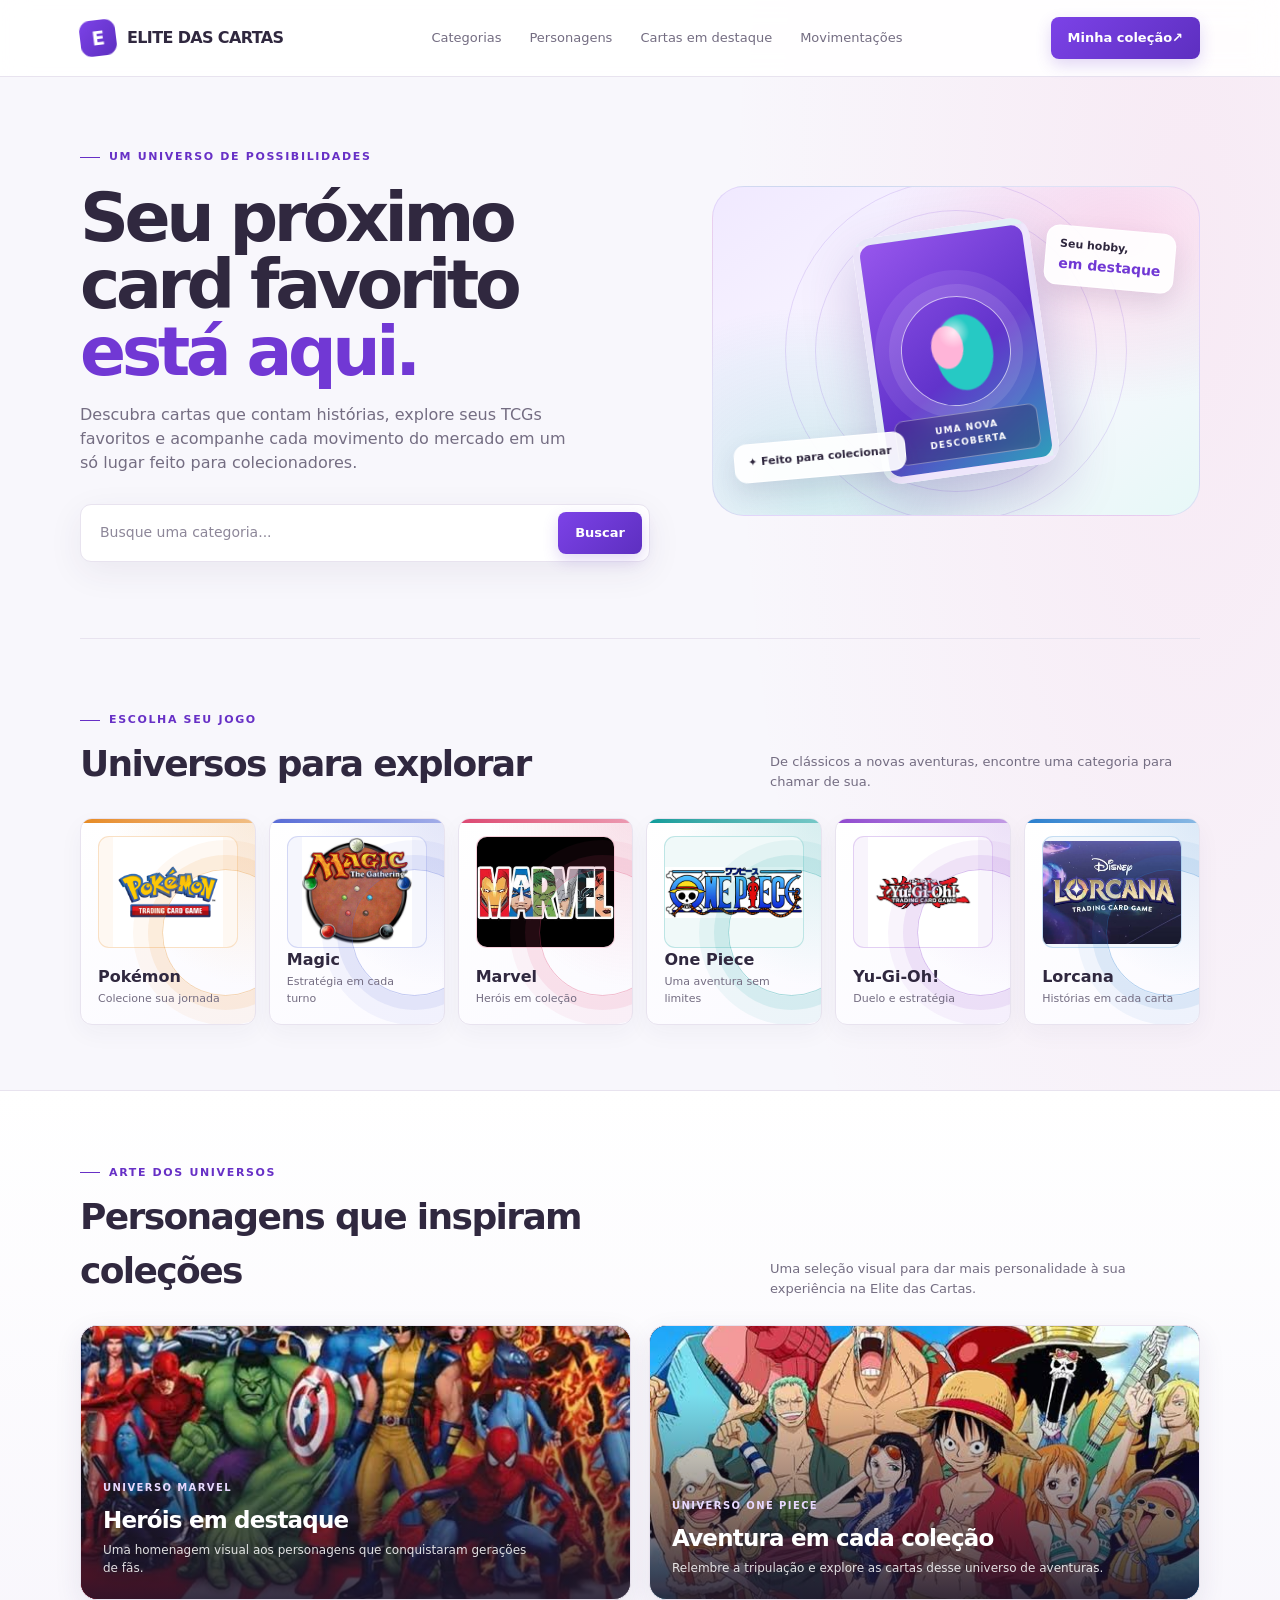
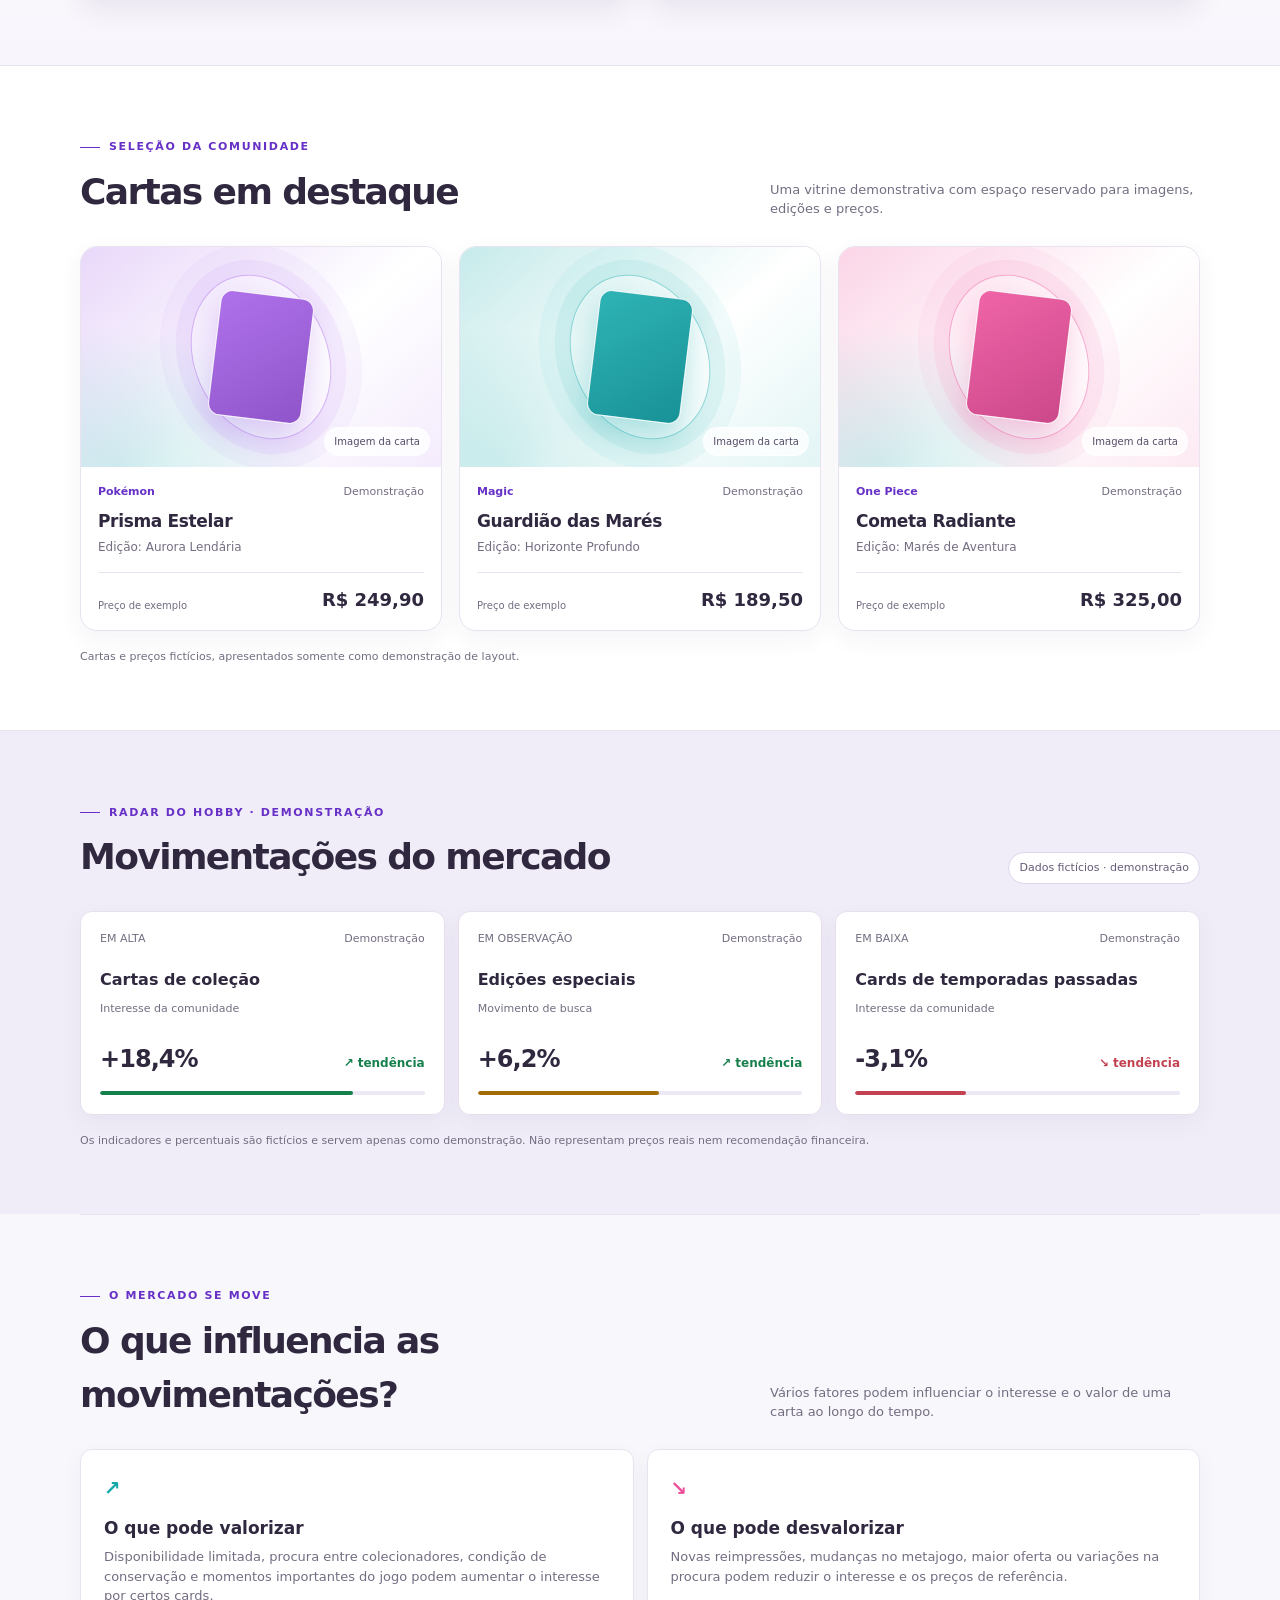
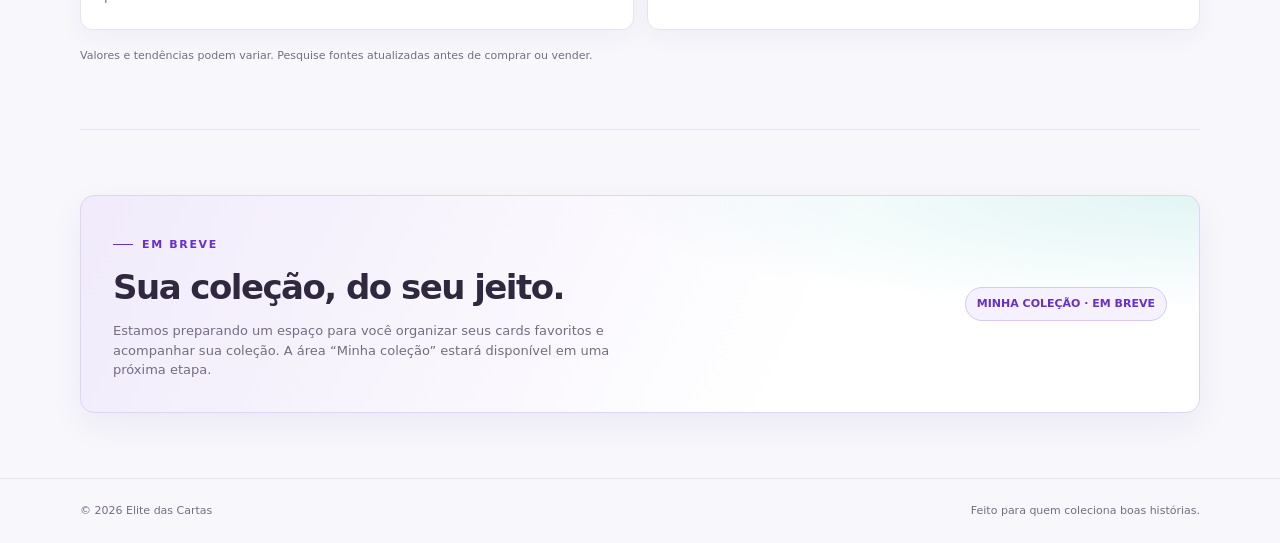
<file: index.html>
<!DOCTYPE html>
<html lang="pt-BR">
<head>
  <meta charset="UTF-8">
  <meta name="viewport" content="width=device-width, initial-scale=1.0">
  <meta name="theme-color" content="#f8f7fc">
  <meta name="description" content="Descubra cartas colecionáveis, acompanhe tendências de mercado e explore seu próximo card favorito na Elite das Cartas.">
  <title>Elite das Cartas | Seu universo de cards</title>
  <style>
    :root {
      color-scheme: light;
      --bg: #f8f7fc;
      --surface: #ffffff;
      --surface-light: #ece8f5;
      --text: #30283f;
      --muted: #746d82;
      --accent: #7138d4;
      --line: #e8e3ef;
      --turquoise: #12a9aa;
      --pink: #ed4f9b;
    }

    * { box-sizing: border-box; }

    html { scroll-behavior: smooth; }

    body {
      margin: 0;
      background:
        radial-gradient(ellipse at 93% 7%, rgba(237, 79, 155, .08), transparent 29rem),
        var(--bg);
      color: var(--text);
      font-family: Inter, ui-sans-serif, system-ui, -apple-system, BlinkMacSystemFont, "Segoe UI", sans-serif;
      line-height: 1.5;
    }

    a { color: inherit; text-decoration: none; }
    button, input { font: inherit; }
    .container { width: min(1120px, calc(100% - 40px)); margin: 0 auto; }

    .site-header {
      border-bottom: 1px solid var(--line);
      background: rgba(255, 255, 255, .9);
      backdrop-filter: blur(14px);
    }

    .nav {
      min-height: 76px;
      display: flex;
      align-items: center;
      justify-content: space-between;
      gap: 28px;
    }

    .brand { display: inline-flex; align-items: center; gap: 11px; font-weight: 800; letter-spacing: -.04em; }
    .brand-mark {
      width: 36px;
      height: 36px;
      display: grid;
      place-items: center;
      border-radius: 11px;
      background: linear-gradient(135deg, #7c42e7, #5d2fc0);
      color: #ffffff;
      font-size: 19px;
      transform: rotate(-7deg);
    }

    .brand-name { font-size: 16px; }
    .nav-links { display: flex; align-items: center; gap: 28px; color: var(--muted); font-size: 13px; }
    .nav-links a:hover, .nav-links a:focus-visible { color: var(--accent); }
    .nav-cta, .button {
      display: inline-flex;
      align-items: center;
      justify-content: center;
      min-height: 42px;
      padding: 0 17px;
      border: 0;
      border-radius: 8px;
      background: linear-gradient(135deg, #7c42e7, #5d2fc0);
      color: #ffffff;
      font-size: 13px;
      font-weight: 750;
      box-shadow: 0 6px 16px rgba(104, 54, 202, .2);
      transition: transform .2s ease, box-shadow .2s ease;
    }
    .nav-cta:hover, .button:hover { transform: translateY(-2px); box-shadow: 0 9px 22px rgba(104, 54, 202, .28); }

    .hero {
      min-height: 475px;
      display: grid;
      grid-template-columns: minmax(0, 1.1fr) minmax(280px, .9fr);
      align-items: center;
      gap: 36px;
      padding: 64px 0 76px;
    }
    .eyebrow {
      display: inline-flex;
      align-items: center;
      gap: 9px;
      color: #6730c6;
      font-size: 11px;
      font-weight: 800;
      letter-spacing: .15em;
      text-transform: uppercase;
    }
    .eyebrow::before { width: 20px; height: 1px; background: currentColor; content: ""; }
    h1, h2, h3, p { margin-top: 0; }
    h1 {
      max-width: 680px;
      margin: 18px 0 17px;
      font-size: clamp(42px, 6vw, 68px);
      line-height: .99;
      letter-spacing: -.065em;
    }
    h1 span { color: #7138d4; }
    .hero-copy { max-width: 500px; margin-bottom: 29px; color: var(--muted); font-size: 16px; }
    .hero-art {
      min-height: 330px;
      position: relative;
      display: grid;
      place-items: center;
      overflow: hidden;
      border: 1px solid rgba(113, 56, 212, .12);
      border-radius: 32px;
      background:
        radial-gradient(circle at 50% 48%, rgba(255, 255, 255, .9), transparent 28%),
        radial-gradient(ellipse at 20% 90%, rgba(18, 169, 170, .18), transparent 42%),
        radial-gradient(ellipse at 84% 16%, rgba(237, 79, 155, .19), transparent 42%),
        linear-gradient(145deg, #f0e9ff, #fbf8ff 54%, #e7f8f7);
    }
    .hero-art::before, .hero-art::after {
      position: absolute;
      border: 1px solid rgba(113, 56, 212, .15);
      border-radius: 50%;
      content: "";
    }
    .hero-art::before { width: 280px; height: 280px; }
    .hero-art::after { width: 340px; height: 340px; }
    .hero-card {
      width: 178px;
      height: 248px;
      position: relative;
      z-index: 1;
      display: flex;
      align-items: center;
      justify-content: center;
      overflow: hidden;
      border: 7px solid rgba(255, 255, 255, .86);
      border-radius: 19px;
      background:
        radial-gradient(circle at 50% 42%, rgba(255, 255, 255, .7), transparent 10%),
        radial-gradient(ellipse at 45% 48%, #ffb4d8 0 12%, transparent 13%),
        radial-gradient(ellipse at 55% 51%, #26c9c4 0 22%, transparent 23%),
        linear-gradient(145deg, #9756ed, #6133cb 55%, #2e9fbb);
      box-shadow: 0 24px 55px rgba(78, 48, 142, .28);
      transform: rotate(-8deg);
    }
    .hero-card::before {
      width: 108px;
      height: 108px;
      position: absolute;
      border: 1px solid rgba(255, 255, 255, .65);
      border-radius: 50%;
      box-shadow: 0 0 0 12px rgba(255, 255, 255, .1), 0 0 0 26px rgba(255, 255, 255, .08);
      content: "";
    }
    .hero-card-label {
      position: absolute;
      right: 10px;
      bottom: 10px;
      left: 10px;
      padding: 8px;
      border: 1px solid rgba(255, 255, 255, .35);
      border-radius: 9px;
      background: rgba(43, 29, 86, .38);
      color: #fff;
      font-size: 9px;
      font-weight: 750;
      letter-spacing: .12em;
      text-align: center;
      text-transform: uppercase;
      backdrop-filter: blur(8px);
    }
    .hero-sticker {
      position: absolute;
      z-index: 2;
      padding: 10px 13px;
      border: 1px solid rgba(255, 255, 255, .85);
      border-radius: 13px;
      background: rgba(255, 255, 255, .92);
      box-shadow: 0 10px 25px rgba(57, 38, 91, .12);
      color: var(--text);
      font-size: 11px;
      font-weight: 750;
    }
    .hero-sticker strong { display: block; color: var(--accent); font-size: 14px; }
    .hero-sticker-top { top: 42px; right: 24px; transform: rotate(5deg); }
    .hero-sticker-bottom { bottom: 39px; left: 21px; transform: rotate(-5deg); }
    .search-form {
      width: min(570px, 100%);
      display: flex;
      gap: 9px;
      padding: 7px;
      border: 1px solid var(--line);
      border-radius: 11px;
      background: var(--surface);
      box-shadow: 0 10px 35px rgba(57, 38, 91, .07);
    }
    .search-form input {
      width: 100%;
      min-width: 0;
      padding: 0 12px;
      border: 0;
      outline: 0;
      background: transparent;
      color: var(--text);
      font-size: 14px;
    }
    .search-form input::placeholder { color: #8d8799; }
    .search-form input:focus-visible { outline: 2px solid var(--accent); outline-offset: -2px; border-radius: 4px; }
    .search-form button { cursor: pointer; }

    .section { padding: 65px 0; border-top: 1px solid var(--line); }
    .section-heading { display: flex; align-items: end; justify-content: space-between; gap: 24px; margin-bottom: 27px; }
    .section-heading h2 { margin: 9px 0 0; font-size: clamp(26px, 4vw, 36px); letter-spacing: -.045em; }
    .section-heading p { max-width: 430px; margin: 0; color: var(--muted); font-size: 13px; }

    .category-grid { display: grid; grid-template-columns: repeat(6, 1fr); gap: 13px; }
    .category-card {
      min-height: 190px;
      position: relative;
      display: flex;
      flex-direction: column;
      justify-content: space-between;
      overflow: hidden;
      padding: 17px;
      border: 1px solid var(--line);
      border-radius: 12px;
      background:
        radial-gradient(ellipse at 100% 0%, color-mix(in srgb, var(--card-color), transparent 84%), transparent 58%),
        linear-gradient(150deg, #fff, #fbfaff);
      box-shadow: 0 8px 24px rgba(57, 38, 91, .045);
      transition: transform .2s ease, border-color .2s ease, box-shadow .2s ease;
    }
    .category-card:hover { transform: translateY(-4px); border-color: color-mix(in srgb, var(--card-color), transparent 35%); box-shadow: 0 14px 30px rgba(57, 38, 91, .1); }
    .category-card::after {
      width: 125px;
      height: 125px;
      position: absolute;
      right: -34px;
      bottom: 28px;
      border: 1px solid color-mix(in srgb, var(--card-color), transparent 65%);
      border-radius: 50%;
      box-shadow: 0 0 0 14px color-mix(in srgb, var(--card-color), transparent 90%), 0 0 0 29px color-mix(in srgb, var(--card-color), transparent 94%);
      content: "";
    }
    .category-card::before {
      height: 4px;
      position: absolute;
      top: 0;
      right: 0;
      left: 0;
      background: linear-gradient(90deg, var(--card-color), color-mix(in srgb, var(--card-color), white 45%));
      content: "";
    }
    .category-symbol {
      width: 100%;
      height: 112px;
      position: relative;
      display: grid;
      place-items: center;
      overflow: hidden;
      border: 1px solid color-mix(in srgb, var(--card-color), transparent 78%);
      border-radius: 11px;
      background: color-mix(in srgb, var(--card-color), white 94%);
      color: var(--card-color);
      font-size: 19px;
      font-weight: 800;
    }
    .category-symbol img {
      width: 100%;
      height: 100%;
      position: absolute;
      inset: 0;
      display: block;
      object-fit: contain;
      object-position: center;
    }
    .category-card[data-category="marvel"] .category-symbol img {
      object-fit: cover;
      object-position: center 45%;
    }
    .category-card h3 { position: relative; z-index: 1; margin: 0 0 2px; font-size: 16px; }
    .category-card p { position: relative; z-index: 1; margin: 0; color: var(--muted); font-size: 11px; }
    .category-card[hidden] { display: none; }
    .empty-search { display: none; margin: 20px 0 0; color: var(--muted); font-size: 14px; }
    .empty-search.visible { display: block; }

    .character-section { background: linear-gradient(180deg, #fff, #f8f6fc); }
    .character-grid { display: grid; grid-template-columns: repeat(2, minmax(0, 1fr)); gap: 18px; }
    .character-card {
      min-height: 275px;
      position: relative;
      display: flex;
      align-items: end;
      overflow: hidden;
      border: 1px solid var(--line);
      border-radius: 17px;
      background: #30283f;
      box-shadow: 0 9px 28px rgba(57, 38, 91, .09);
      isolation: isolate;
    }
    .character-card img {
      width: 100%;
      height: 100%;
      position: absolute;
      z-index: -2;
      inset: 0;
      object-fit: cover;
      transition: transform .35s ease;
    }
    .character-card:hover img { transform: scale(1.045); }
    .character-card::after {
      position: absolute;
      z-index: -1;
      inset: 25% 0 0;
      background: linear-gradient(transparent, rgba(27, 20, 42, .88));
      content: "";
    }
    .character-copy { padding: 22px; color: #fff; }
    .character-copy span { color: #e8d9ff; font-size: 10px; font-weight: 800; letter-spacing: .14em; text-transform: uppercase; }
    .character-copy h3 { margin: 5px 0 4px; font-size: 23px; letter-spacing: -.035em; }
    .character-copy p { max-width: 440px; margin: 0; color: rgba(255, 255, 255, .86); font-size: 12px; }

    .market-section { background: #f0edf8; }
    .example-note { padding: 7px 10px; border: 1px solid #ded5ee; border-radius: 20px; background: #fff; color: #655b77; font-size: 11px; }
    .market-grid { display: grid; grid-template-columns: repeat(3, 1fr); gap: 13px; }
    .market-card { padding: 19px; border: 1px solid #e6e0ee; border-radius: 12px; background: var(--surface); box-shadow: 0 8px 24px rgba(57, 38, 91, .05); }
    .market-card, .movement-card, .featured-card { transition: transform .2s ease, box-shadow .2s ease, border-color .2s ease; }
    .market-card:hover, .movement-card:hover, .featured-card:hover { transform: translateY(-4px); box-shadow: 0 15px 32px rgba(57, 38, 91, .11); }
    .market-top { display: flex; justify-content: space-between; gap: 10px; color: var(--muted); font-size: 11px; }
    .market-card h3 { margin: 20px 0 3px; font-size: 16px; }
    .market-detail { color: var(--muted); font-size: 11px; }
    .market-value { display: flex; align-items: baseline; justify-content: space-between; gap: 8px; margin-top: 22px; }
    .market-value strong { font-size: 24px; letter-spacing: -.04em; }
    .change { font-size: 12px; font-weight: 750; }
    .up { color: #16804d; }
    .down { color: #c34251; }
    .trend { height: 4px; margin-top: 14px; overflow: hidden; border-radius: 9px; background: var(--surface-light); }
    .trend span { height: 100%; display: block; border-radius: inherit; background: var(--card-color, var(--accent)); }

    .featured-section { background: #fff; }
    .featured-grid { display: grid; grid-template-columns: repeat(3, minmax(0, 1fr)); gap: 17px; }
    .featured-card {
      overflow: hidden;
      border: 1px solid var(--line);
      border-radius: 17px;
      background: var(--surface);
      box-shadow: 0 8px 24px rgba(57, 38, 91, .055);
    }
    .featured-art {
      min-height: 220px;
      position: relative;
      display: grid;
      place-items: center;
      overflow: hidden;
      background:
        radial-gradient(circle at 50% 48%, rgba(255, 255, 255, .84), transparent 27%),
        radial-gradient(ellipse at 10% 100%, rgba(18, 169, 170, .2), transparent 45%),
        linear-gradient(140deg, color-mix(in srgb, var(--card-color), white 76%), #fff 56%, color-mix(in srgb, var(--card-color), white 88%));
    }
    .featured-art::before {
      width: 132px;
      height: 168px;
      position: absolute;
      border: 1px solid color-mix(in srgb, var(--card-color), transparent 56%);
      border-radius: 50%;
      box-shadow: 0 0 0 15px color-mix(in srgb, var(--card-color), transparent 92%), 0 0 0 31px color-mix(in srgb, var(--card-color), transparent 95%);
      content: "";
      transform: rotate(-24deg);
    }
    .featured-art::after {
      width: 92px;
      height: 124px;
      position: absolute;
      border: 1px solid rgba(255, 255, 255, .9);
      border-radius: 12px;
      background: linear-gradient(145deg, color-mix(in srgb, var(--card-color), white 12%), color-mix(in srgb, var(--card-color), #30283f 18%));
      box-shadow: 0 14px 30px color-mix(in srgb, var(--card-color), transparent 68%);
      content: "";
      transform: rotate(7deg);
    }
    .featured-art-label {
      position: absolute;
      z-index: 1;
      right: 11px;
      bottom: 11px;
      padding: 6px 9px;
      border: 1px solid rgba(255, 255, 255, .7);
      border-radius: 20px;
      background: rgba(255, 255, 255, .78);
      color: #554b67;
      font-size: 10px;
      backdrop-filter: blur(7px);
    }
    .featured-info { padding: 17px; }
    .featured-meta { display: flex; align-items: center; justify-content: space-between; gap: 8px; color: var(--muted); font-size: 11px; }
    .featured-category { color: #6730c6; font-weight: 750; }
    .featured-info h3 { margin: 9px 0 3px; font-size: 17px; letter-spacing: -.02em; }
    .featured-edition { margin: 0; color: var(--muted); font-size: 12px; }
    .featured-price { display: flex; justify-content: space-between; align-items: end; gap: 12px; margin-top: 16px; padding-top: 13px; border-top: 1px solid var(--line); }
    .featured-price span { color: var(--muted); font-size: 10px; }
    .featured-price strong { color: var(--text); font-size: 18px; }

    .movement-grid { display: grid; grid-template-columns: 1fr 1fr; gap: 13px; }
    .movement-card { padding: 23px; border: 1px solid var(--line); border-radius: 12px; background: var(--surface); box-shadow: 0 8px 24px rgba(57, 38, 91, .045); }
    .movement-card .movement-icon { color: var(--turquoise); font-size: 20px; font-weight: 800; }
    .movement-card:last-child .movement-icon { color: var(--pink); }
    .movement-card h3 { margin: 13px 0 6px; font-size: 17px; }
    .movement-card p { margin: 0; color: var(--muted); font-size: 13px; }
    .market-disclaimer { margin: 18px 0 0; color: var(--muted); font-size: 11px; }

    .collection-panel {
      display: flex;
      align-items: center;
      justify-content: space-between;
      gap: 28px;
      padding: 32px;
      border: 1px solid #e0d4f4;
      border-radius: 14px;
      background:
        radial-gradient(ellipse at 100% 0%, rgba(18, 169, 170, .12), transparent 38%),
        linear-gradient(115deg, rgba(113, 56, 212, .1), transparent 65%),
        var(--surface);
      box-shadow: 0 12px 34px rgba(57, 38, 91, .06);
    }
    .collection-panel h2 { margin: 9px 0 8px; font-size: clamp(25px, 4vw, 34px); letter-spacing: -.045em; }
    .collection-panel p { max-width: 510px; margin: 0; color: var(--muted); font-size: 13px; }
    .coming-soon { flex: 0 0 auto; padding: 8px 11px; border: 1px solid #d9c9f2; border-radius: 20px; background: #f6f1ff; color: #6730c6; font-size: 11px; font-weight: 750; }

    footer { padding: 24px 0; border-top: 1px solid var(--line); color: var(--muted); font-size: 11px; }
    .footer-inner { display: flex; justify-content: space-between; gap: 20px; }

    @media (max-width: 800px) {
      .category-grid { grid-template-columns: repeat(3, 1fr); }
      .category-card { min-height: 165px; }
      .hero { grid-template-columns: minmax(0, 1fr) minmax(230px, .8fr); gap: 22px; }
      .hero-art { min-height: 290px; }
      .character-card { min-height: 235px; }
      .featured-art { min-height: 190px; }
      .section-heading { align-items: start; flex-direction: column; }
    }

    @media (max-width: 560px) {
      .container { width: min(100% - 28px, 1120px); }
      .nav { min-height: 66px; flex-wrap: wrap; gap: 12px; padding: 12px 0; }
      .brand-name { font-size: 14px; }
      .nav-links { order: 3; width: 100%; justify-content: space-between; gap: 10px; font-size: 11px; }
      .nav-cta { min-height: 36px; padding: 0 11px; font-size: 11px; }
      .hero { grid-template-columns: 1fr; gap: 30px; padding: 54px 0 48px; }
      .hero-art { min-height: 260px; border-radius: 24px; }
      .hero-card { width: 142px; height: 198px; }
      .hero-art::before { width: 220px; height: 220px; }
      .hero-art::after { width: 270px; height: 270px; }
      .hero-sticker-top { top: 25px; right: 14px; }
      .hero-sticker-bottom { bottom: 22px; left: 12px; }
      .hero-copy { font-size: 14px; }
      .search-form button { padding: 0 12px; }
      .section { padding: 48px 0; }
      .category-grid { grid-template-columns: repeat(2, 1fr); gap: 9px; }
      .category-card { min-height: 150px; padding: 13px; }
      .category-symbol { height: 88px; }
      .character-grid { grid-template-columns: 1fr; gap: 12px; }
      .character-card { min-height: 220px; }
      .character-copy { padding: 17px; }
      .character-copy h3 { font-size: 20px; }
      .market-grid { grid-template-columns: 1fr; }
      .featured-grid { grid-template-columns: 1fr; }
      .featured-art { min-height: 220px; }
      .movement-grid { grid-template-columns: 1fr; }
      .collection-panel { align-items: start; flex-direction: column; padding: 23px; }
      .footer-inner { flex-direction: column; gap: 5px; }
    }

    @media (prefers-reduced-motion: reduce) {
      html { scroll-behavior: auto; }
      *, *::before, *::after { transition-duration: .01ms !important; }
    }
  </style>
</head>
<body>
  <header class="site-header">
    <nav class="nav container" aria-label="Navegação principal">
      <a class="brand" href="#inicio" aria-label="Elite das Cartas, início">
        <span class="brand-mark" aria-hidden="true">E</span>
        <span class="brand-name">ELITE DAS CARTAS</span>
      </a>
      <div class="nav-links">
        <a href="#categorias">Categorias</a>
        <a href="#personagens">Personagens</a>
        <a href="#cartas">Cartas em destaque</a>
        <a href="#movimentacoes">Movimentações</a>
      </div>
      <a class="nav-cta" href="#colecao">Minha coleção <span aria-hidden="true">↗</span></a>
    </nav>
  </header>

  <main>
    <section class="hero container" id="inicio">
      <div class="hero-content">
        <span class="eyebrow">Um universo de possibilidades</span>
        <h1>Seu próximo card favorito <span>está aqui.</span></h1>
        <p class="hero-copy">Descubra cartas que contam histórias, explore seus TCGs favoritos e acompanhe cada movimento do mercado em um só lugar feito para colecionadores.</p>
        <form class="search-form" role="search" id="category-search">
          <label for="search-input" class="visually-hidden">Buscar uma categoria</label>
          <input id="search-input" type="search" placeholder="Busque uma categoria..." autocomplete="off">
          <button class="button" type="submit">Buscar</button>
        </form>
      </div>
      <div class="hero-art" role="img" aria-label="Ilustração abstrata de uma carta colecionável">
        <div class="hero-card" aria-hidden="true">
          <span class="hero-card-label">Uma nova descoberta</span>
        </div>
        <span class="hero-sticker hero-sticker-top">Seu hobby, <strong>em destaque</strong></span>
        <span class="hero-sticker hero-sticker-bottom">✦ Feito para colecionar</span>
      </div>
    </section>

    <section class="section container" id="categorias">
      <div class="section-heading">
        <div>
          <span class="eyebrow">Escolha seu jogo</span>
          <h2>Universos para explorar</h2>
        </div>
        <p>De clássicos a novas aventuras, encontre uma categoria para chamar de sua.</p>
      </div>
      <div class="category-grid" id="category-grid">
        <a class="category-card" href="catalogo.html?jogo=pokemon" style="--card-color:#e68a20" data-category="pokemon pokémon" aria-label="Abrir catálogo de Pokémon">
          <span class="category-symbol"><img src="pokemon.png" alt="Ícone de Pokémon"></span>
          <div><h3>Pokémon</h3><p>Colecione sua jornada</p></div>
        </a>
        <a class="category-card" href="catalogo.html?jogo=magic" style="--card-color:#586bd6" data-category="magic mtg" aria-label="Abrir catálogo de Magic">
          <span class="category-symbol"><img src="magic.jpeg" alt="Ícone de Magic"></span>
          <div><h3>Magic</h3><p>Estratégia em cada turno</p></div>
        </a>
        <a class="category-card" href="catalogo.html?jogo=marvel" style="--card-color:#dc4772" data-category="marvel" aria-label="Abrir catálogo de Marvel">
          <span class="category-symbol"><img src="marvel.jpeg" alt="Ícone de Marvel"></span>
          <div><h3>Marvel</h3><p>Heróis em coleção</p></div>
        </a>
        <a class="category-card" href="catalogo.html?jogo=one-piece" style="--card-color:#079c9a" data-category="one piece" aria-label="Abrir catálogo de One Piece">
          <span class="category-symbol"><img src="one%20pice%20.jpeg" alt="Ícone de One Piece"></span>
          <div><h3>One Piece</h3><p>Uma aventura sem limites</p></div>
        </a>
        <a class="category-card" href="catalogo.html?jogo=yu-gi-oh" style="--card-color:#9149cf" data-category="yu-gi-oh yugioh" aria-label="Abrir catálogo de Yu-Gi-Oh!">
          <span class="category-symbol"><img src="yu%20gi%20oh%20.png" alt="Ícone de Yu-Gi-Oh!"></span>
          <div><h3>Yu-Gi-Oh!</h3><p>Duelo e estratégia</p></div>
        </a>
        <a class="category-card" href="catalogo.html?jogo=lorcana" style="--card-color:#287fce" data-category="lorcana disney" aria-label="Abrir catálogo de Lorcana">
          <span class="category-symbol"><img src="lorcana.jpeg" alt="Ícone de Lorcana"></span>
          <div><h3>Lorcana</h3><p>Histórias em cada carta</p></div>
        </a>
      </div>
      <p class="empty-search" id="empty-search" role="status">Nenhuma categoria encontrada. Tente outro termo.</p>
    </section>

    <section class="section character-section" id="personagens">
      <div class="container">
        <div class="section-heading">
          <div>
            <span class="eyebrow">Arte dos universos</span>
            <h2>Personagens que inspiram coleções</h2>
          </div>
          <p>Uma seleção visual para dar mais personalidade à sua experiência na Elite das Cartas.</p>
        </div>
        <div class="character-grid">
          <article class="character-card">
            <img src="personagens%20marvel%20.jpeg" alt="Montagem com personagens do universo Marvel" loading="lazy">
            <div class="character-copy">
              <span>Universo Marvel</span>
              <h3>Heróis em destaque</h3>
              <p>Uma homenagem visual aos personagens que conquistaram gerações de fãs.</p>
            </div>
          </article>
          <article class="character-card">
            <img src="personagens%20one%20piece%20.jpeg" alt="Personagens da tripulação de One Piece reunidos" loading="lazy">
            <div class="character-copy">
              <span>Universo One Piece</span>
              <h3>Aventura em cada coleção</h3>
              <p>Relembre a tripulação e explore as cartas desse universo de aventuras.</p>
            </div>
          </article>
        </div>
      </div>
    </section>

    <section class="section featured-section" id="cartas">
      <div class="container">
        <div class="section-heading">
          <div>
            <span class="eyebrow">Seleção da comunidade</span>
            <h2>Cartas em destaque</h2>
          </div>
          <p>Uma vitrine demonstrativa com espaço reservado para imagens, edições e preços.</p>
        </div>
        <div class="featured-grid">
          <article class="featured-card">
            <div class="featured-art" style="--card-color:#a45ee8" role="img" aria-label="Espaço reservado para imagem da carta Prisma Estelar">
              <span class="featured-art-label">Imagem da carta</span>
            </div>
            <div class="featured-info">
              <div class="featured-meta"><span class="featured-category">Pokémon</span><span>Demonstração</span></div>
              <h3>Prisma Estelar</h3>
              <p class="featured-edition">Edição: Aurora Lendária</p>
              <div class="featured-price"><span>Preço de exemplo</span><strong>R$ 249,90</strong></div>
            </div>
          </article>
          <article class="featured-card">
            <div class="featured-art" style="--card-color:#12a9aa" role="img" aria-label="Espaço reservado para imagem da carta Guardião das Marés">
              <span class="featured-art-label">Imagem da carta</span>
            </div>
            <div class="featured-info">
              <div class="featured-meta"><span class="featured-category">Magic</span><span>Demonstração</span></div>
              <h3>Guardião das Marés</h3>
              <p class="featured-edition">Edição: Horizonte Profundo</p>
              <div class="featured-price"><span>Preço de exemplo</span><strong>R$ 189,50</strong></div>
            </div>
          </article>
          <article class="featured-card">
            <div class="featured-art" style="--card-color:#ed4f9b" role="img" aria-label="Espaço reservado para imagem da carta Cometa Radiante">
              <span class="featured-art-label">Imagem da carta</span>
            </div>
            <div class="featured-info">
              <div class="featured-meta"><span class="featured-category">One Piece</span><span>Demonstração</span></div>
              <h3>Cometa Radiante</h3>
              <p class="featured-edition">Edição: Marés de Aventura</p>
              <div class="featured-price"><span>Preço de exemplo</span><strong>R$ 325,00</strong></div>
            </div>
          </article>
        </div>
        <p class="market-disclaimer">Cartas e preços fictícios, apresentados somente como demonstração de layout.</p>
      </div>
    </section>

    <section class="section market-section" id="mercado">
      <div class="container">
        <div class="section-heading">
          <div>
            <span class="eyebrow">Radar do hobby · demonstração</span>
            <h2>Movimentações do mercado</h2>
          </div>
          <span class="example-note">Dados fictícios · demonstração</span>
        </div>
        <div class="market-grid">
          <article class="market-card" style="--card-color:#16804d">
            <div class="market-top"><span>EM ALTA</span><span>Demonstração</span></div>
            <h3>Cartas de coleção</h3>
            <span class="market-detail">Interesse da comunidade</span>
            <div class="market-value"><strong>+18,4%</strong><span class="change up">↗ tendência</span></div>
            <div class="trend" aria-hidden="true"><span style="width:78%"></span></div>
          </article>
          <article class="market-card" style="--card-color:#a16d00">
            <div class="market-top"><span>EM OBSERVAÇÃO</span><span>Demonstração</span></div>
            <h3>Edições especiais</h3>
            <span class="market-detail">Movimento de busca</span>
            <div class="market-value"><strong>+6,2%</strong><span class="change up">↗ tendência</span></div>
            <div class="trend" aria-hidden="true"><span style="width:56%"></span></div>
          </article>
          <article class="market-card" style="--card-color:#c34251">
            <div class="market-top"><span>EM BAIXA</span><span>Demonstração</span></div>
            <h3>Cards de temporadas passadas</h3>
            <span class="market-detail">Interesse da comunidade</span>
            <div class="market-value"><strong>-3,1%</strong><span class="change down">↘ tendência</span></div>
            <div class="trend" aria-hidden="true"><span style="width:34%"></span></div>
          </article>
        </div>
        <p class="market-disclaimer">Os indicadores e percentuais são fictícios e servem apenas como demonstração. Não representam preços reais nem recomendação financeira.</p>
      </div>
    </section>

    <section class="section container" id="movimentacoes">
      <div class="section-heading">
        <div>
          <span class="eyebrow">O mercado se move</span>
          <h2>O que influencia as movimentações?</h2>
        </div>
        <p>Vários fatores podem influenciar o interesse e o valor de uma carta ao longo do tempo.</p>
      </div>
      <div class="movement-grid">
        <article class="movement-card">
          <span class="movement-icon" aria-hidden="true">↗</span>
          <h3>O que pode valorizar</h3>
          <p>Disponibilidade limitada, procura entre colecionadores, condição de conservação e momentos importantes do jogo podem aumentar o interesse por certos cards.</p>
        </article>
        <article class="movement-card">
          <span class="movement-icon" aria-hidden="true">↘</span>
          <h3>O que pode desvalorizar</h3>
          <p>Novas reimpressões, mudanças no metajogo, maior oferta ou variações na procura podem reduzir o interesse e os preços de referência.</p>
        </article>
      </div>
      <p class="market-disclaimer">Valores e tendências podem variar. Pesquise fontes atualizadas antes de comprar ou vender.</p>
    </section>

    <section class="section container" id="colecao">
      <div class="collection-panel">
        <div>
          <span class="eyebrow">Em breve</span>
          <h2>Sua coleção, do seu jeito.</h2>
          <p>Estamos preparando um espaço para você organizar seus cards favoritos e acompanhar sua coleção. A área “Minha coleção” estará disponível em uma próxima etapa.</p>
        </div>
        <span class="coming-soon">MINHA COLEÇÃO · EM BREVE</span>
      </div>
    </section>
  </main>

  <footer>
    <div class="container footer-inner">
      <span>© 2026 Elite das Cartas</span>
      <span>Feito para quem coleciona boas histórias.</span>
    </div>
  </footer>

  <style>
    .visually-hidden {
      width: 1px;
      height: 1px;
      position: absolute;
      overflow: hidden;
      clip: rect(0, 0, 0, 0);
      white-space: nowrap;
      clip-path: inset(50%);
    }
  </style>
  <script>
    const searchForm = document.querySelector("#category-search");
    const searchInput = document.querySelector("#search-input");
    const categoryCards = [...document.querySelectorAll(".category-card")];
    const emptySearch = document.querySelector("#empty-search");

    searchForm.addEventListener("submit", (event) => {
      event.preventDefault();
      const query = searchInput.value.trim().toLocaleLowerCase("pt-BR");
      let visibleCount = 0;

      categoryCards.forEach((card) => {
        const matches = card.dataset.category.includes(query);
        card.hidden = !matches;
        if (matches) visibleCount += 1;
      });

      emptySearch.classList.toggle("visible", visibleCount === 0);
    });

    searchInput.addEventListener("input", () => {
      if (searchInput.value.trim() === "") {
        categoryCards.forEach((card) => { card.hidden = false; });
        emptySearch.classList.remove("visible");
      }
    });
  </script>
</body>
</html>
</file>
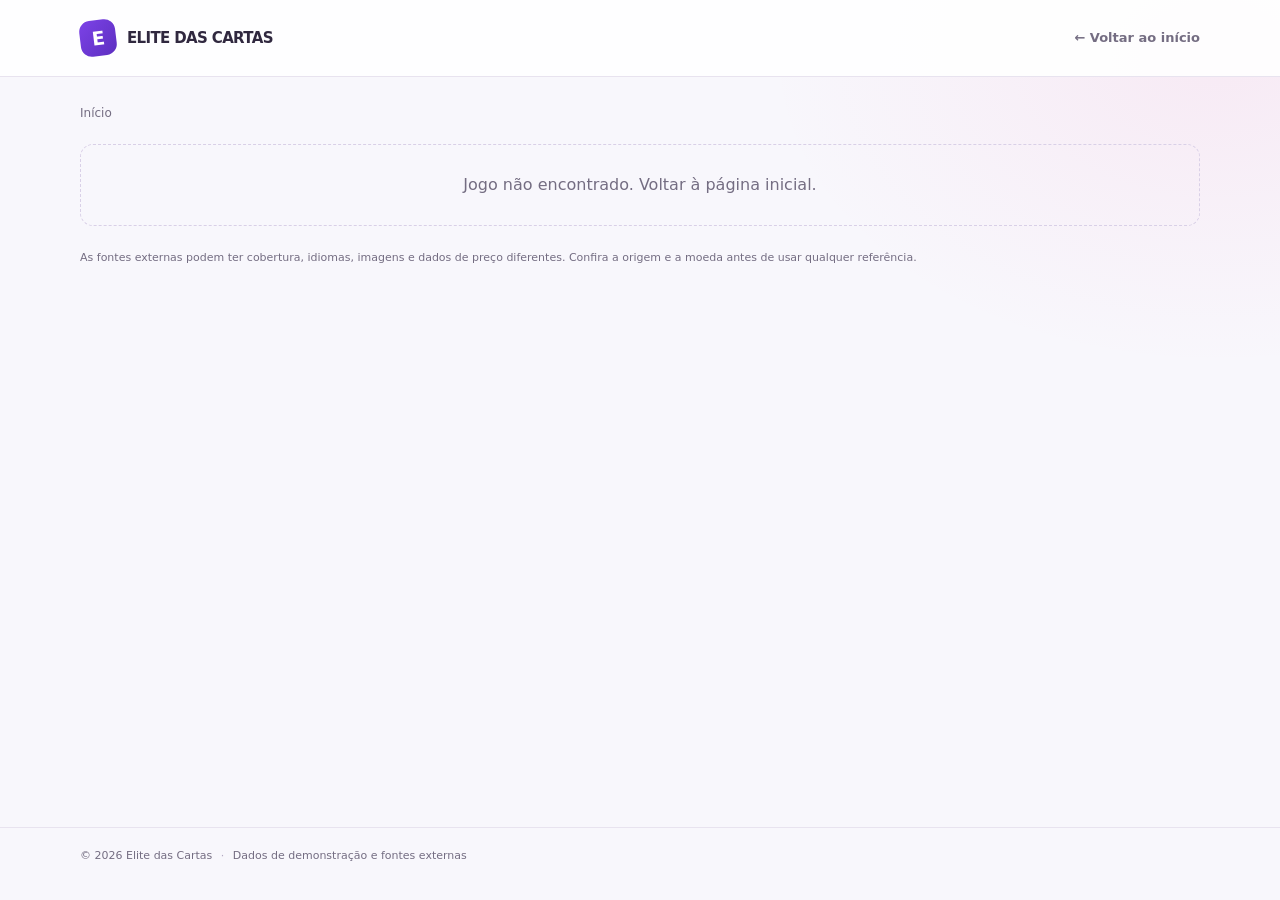
<file: catalogo.html>
<!DOCTYPE html>
<html lang="pt-BR">
<head>
  <meta charset="UTF-8">
  <meta name="viewport" content="width=device-width, initial-scale=1.0">
  <meta name="theme-color" content="#f8f7fc">
  <meta name="description" content="Explore expansões e cartas no catálogo da Elite das Cartas.">
  <title>Catálogo | Elite das Cartas</title>
  <link rel="stylesheet" href="catalogo.css">
  <script src="catalogo-dados.js" defer></script>
  <script src="catalogo-providers.js" defer></script>
  <script src="catalogo.js" defer></script>
</head>
<body>
  <header class="catalog-header">
    <nav class="catalog-nav shell" aria-label="Navegação principal">
      <a class="brand" href="index.html" aria-label="Elite das Cartas, início">
        <span class="brand-mark" aria-hidden="true">E</span>
        <span class="brand-name">ELITE DAS CARTAS</span>
      </a>
      <a class="home-link" href="index.html">← Voltar ao início</a>
    </nav>
  </header>

  <main class="shell catalog-main">
    <nav class="breadcrumbs" id="breadcrumbs" aria-label="Trilha de navegação"></nav>
    <div id="catalog-content" aria-live="polite">
      <p class="loading-message">Carregando catálogo...</p>
    </div>
    <p class="demo-note">As fontes externas podem ter cobertura, idiomas, imagens e dados de preço diferentes. Confira a origem e a moeda antes de usar qualquer referência.</p>
  </main>

  <footer class="catalog-footer">
    <div class="shell">© 2026 Elite das Cartas <span>·</span> Dados de demonstração e fontes externas</div>
  </footer>
</body>
</html>
</file>
<file: catalogo.css>
:root {
  color-scheme: light;
  --bg: #f8f7fc;
  --surface: #ffffff;
  --text: #30283f;
  --muted: #746d82;
  --accent: #7138d4;
  --line: #e8e3ef;
  --turquoise: #12a9aa;
  --pink: #ed4f9b;
  font-family: Inter, ui-sans-serif, system-ui, -apple-system, BlinkMacSystemFont, "Segoe UI", sans-serif;
  line-height: 1.5;
}

* { box-sizing: border-box; }
body {
  min-height: 100vh;
  margin: 0;
  background: radial-gradient(ellipse at 95% 6%, rgba(237, 79, 155, .08), transparent 28rem), var(--bg);
  color: var(--text);
}
a { color: inherit; text-decoration: none; }
button, input, select { font: inherit; }
.shell { width: min(1120px, calc(100% - 40px)); margin: 0 auto; }
.catalog-header { border-bottom: 1px solid var(--line); background: rgba(255, 255, 255, .92); }
.catalog-nav { min-height: 76px; display: flex; align-items: center; justify-content: space-between; gap: 20px; }
.brand { display: inline-flex; align-items: center; gap: 11px; font-weight: 800; letter-spacing: -.04em; }
.brand-mark {
  width: 36px; height: 36px; display: grid; place-items: center;
  border-radius: 11px; background: linear-gradient(135deg, #7c42e7, #5d2fc0);
  color: white; font-size: 19px; transform: rotate(-7deg);
}
.brand-name { font-size: 15px; }
.home-link { color: var(--muted); font-size: 13px; font-weight: 650; }
.home-link:hover, .breadcrumbs a:hover { color: var(--accent); }
.catalog-main { min-height: calc(100vh - 150px); padding-top: 27px; padding-bottom: 55px; }
.breadcrumbs { display: flex; flex-wrap: wrap; gap: 8px; margin-bottom: 22px; color: var(--muted); font-size: 12px; }
.breadcrumbs span[aria-current="page"] { color: var(--text); font-weight: 700; }
.breadcrumbs .separator { color: #b1aabe; }
.page-heading { display: flex; justify-content: space-between; align-items: end; gap: 20px; margin-bottom: 24px; }
.eyebrow { color: #6730c6; font-size: 10px; font-weight: 800; letter-spacing: .15em; text-transform: uppercase; }
h1, h2, h3, p { margin-top: 0; }
.page-heading h1 { margin: 6px 0 5px; font-size: clamp(29px, 5vw, 43px); line-height: 1.1; letter-spacing: -.05em; }
.page-heading p { max-width: 580px; margin: 0; color: var(--muted); font-size: 14px; }
.demo-badge, .demo-label { display: inline-flex; align-items: center; border: 1px solid #e1d7f0; border-radius: 20px; background: #fff; color: #655b77; font-size: 10px; font-weight: 700; }
.demo-badge { flex: 0 0 auto; padding: 7px 10px; }
.source-link, .card-source-link a { color: #6730c6; font-size: 11px; font-weight: 700; text-decoration: underline; text-underline-offset: 3px; }
.source-policy { margin: 18px 0; padding: 12px 14px; border: 1px solid #e5ddf1; border-radius: 11px; background: #fff; color: var(--muted); font-size: 11px; }
.source-policy p { margin: 0 0 8px; }
.source-policy p:last-child { margin-bottom: 0; }
.localization-note a { color: #6730c6; font-weight: 700; text-decoration: underline; text-underline-offset: 2px; }
.source-error { margin: 26px 0; padding: 24px; border: 1px solid #f0ccd4; border-radius: 14px; background: #fff8f9; }
.source-error h2 { margin: 0 0 7px; font-size: 19px; }
.source-error p { color: var(--muted); font-size: 13px; }
.button { cursor: pointer; }
.button:disabled { cursor: wait; opacity: .7; }
.set-search { max-width: 520px; margin-bottom: 18px; }
.demo-link { margin-top: 17px; font-size: 12px; }
.demo-link a { color: #6730c6; font-weight: 700; text-decoration: underline; text-underline-offset: 3px; }
.game-banner { min-height: 122px; position: relative; display: flex; align-items: center; gap: 18px; overflow: hidden; margin-bottom: 26px; padding: 20px; border: 1px solid var(--line); border-radius: 17px; background: linear-gradient(110deg, color-mix(in srgb, var(--game-color), white 90%), #fff 65%); }
.game-icon { width: 62px; height: 62px; flex: 0 0 auto; object-fit: contain; border: 1px solid var(--line); border-radius: 13px; background: white; }
.game-banner > div { position: relative; z-index: 1; max-width: min(58%, 580px); }
.game-character-art { width: 180px; height: calc(100% - 24px); position: absolute; top: 12px; right: 12px; object-fit: cover; object-position: center 42%; border: 1px solid rgba(255, 255, 255, .9); border-radius: 12px; box-shadow: 0 8px 18px rgba(48, 40, 63, .14); }
.game-banner h1 { margin: 0 0 4px; font-size: 24px; }
.game-banner p { margin: 0; color: var(--muted); font-size: 13px; }
.section-title { margin: 28px 0 14px; font-size: 18px; letter-spacing: -.025em; }
.condition-demo-notice { margin: -10px 0 18px; padding: 10px 13px; border: 1px solid #f3d7e8; border-radius: 10px; background: #fff5fa; color: #8c3567; font-size: 11px; }
.expansion-list { display: grid; gap: 12px; }
.expansion-link {
  display: flex; align-items: center; justify-content: space-between; gap: 18px;
  padding: 18px 20px; border: 1px solid var(--line); border-radius: 14px;
  background: var(--surface); box-shadow: 0 7px 21px rgba(57, 38, 91, .045);
  transition: transform .2s ease, border-color .2s ease, box-shadow .2s ease;
}
.expansion-link:hover, .expansion-link:focus-visible { transform: translateY(-2px); border-color: color-mix(in srgb, var(--game-color), transparent 45%); box-shadow: 0 12px 26px rgba(57, 38, 91, .09); }
.expansion-link h3 { margin: 0 0 4px; font-size: 16px; }
.expansion-link p { margin: 0; color: var(--muted); font-size: 12px; }
.expansion-link .source-name-original { margin-bottom: 3px; font-size: 10px; }
.expansion-arrow { color: var(--game-color); font-size: 21px; }
.catalog-toolbar { display: grid; grid-template-columns: repeat(auto-fit, minmax(155px, 1fr)); gap: 12px; margin: 20px 0; }
.filter-field { display: grid; gap: 6px; color: var(--muted); font-size: 11px; font-weight: 700; }
.filter-field input, .filter-field select {
  width: 100%; min-height: 43px; padding: 0 12px; border: 1px solid var(--line);
  border-radius: 10px; outline: 0; background: #fff; color: var(--text); font-size: 13px;
}
.filter-field input:focus, .filter-field select:focus { border-color: var(--accent); box-shadow: 0 0 0 3px rgba(113, 56, 212, .12); }
.results-count { margin: 0 0 12px; color: var(--muted); font-size: 12px; }
.card-grid { display: grid; grid-template-columns: repeat(4, minmax(0, 1fr)); gap: 14px; }
.trading-card { overflow: hidden; border: 1px solid var(--line); border-radius: 15px; background: #fff; box-shadow: 0 7px 22px rgba(57, 38, 91, .05); transition: transform .2s ease, box-shadow .2s ease; }
.trading-card:hover { transform: translateY(-4px); box-shadow: 0 14px 30px rgba(57, 38, 91, .11); }
.card-art {
  min-height: 175px; position: relative; display: grid; place-items: center; overflow: hidden;
  background: radial-gradient(circle, rgba(255,255,255,.9), transparent 38%), linear-gradient(145deg, color-mix(in srgb, var(--game-color), white 79%), #fff 56%, color-mix(in srgb, var(--game-color), white 89%));
}
.card-art::before { width: 87px; height: 120px; border: 2px solid rgba(255,255,255,.92); border-radius: 13px; background: linear-gradient(145deg, color-mix(in srgb, var(--game-color), white 12%), color-mix(in srgb, var(--game-color), #30283f 25%)); box-shadow: 0 13px 28px color-mix(in srgb, var(--game-color), transparent 72%); content: ""; transform: rotate(-7deg); }
.card-art > span { position: absolute; right: 9px; bottom: 8px; padding: 4px 7px; border: 1px solid rgba(255,255,255,.8); border-radius: 20px; background: rgba(255,255,255,.8); color: #655b77; font-size: 9px; }
.card-art-placeholder::before { background: linear-gradient(145deg, color-mix(in srgb, var(--game-color), white 70%), #fff); box-shadow: none; opacity: .35; }
.card-image-placeholder { position: relative; z-index: 1; display: grid; justify-items: center; gap: 7px; width: min(100%, 290px); padding: 16px; text-align: center; }
.card-image-placeholder .image-placeholder-label { padding: 4px 8px; border: 1px solid rgba(255,255,255,.9); border-radius: 20px; background: rgba(255,255,255,.88); color: #655b77; font-size: 9px; font-weight: 700; }
.card-image-placeholder strong { color: var(--text); font-size: 13px; line-height: 1.3; }
.card-image-placeholder small { color: var(--muted); font-size: 9px; line-height: 1.4; }
.card-art.has-card-image { min-height: 0; height: 250px; padding: 12px; background: #fbfaff; }
.card-art.has-card-image::before { display: none; }
.card-art.has-card-image img { width: 100%; height: 100%; object-fit: contain; }
.card-art.has-card-image > span { z-index: 1; }
.trading-card-info { padding: 13px; }
.trading-card-info h3 { margin: 0 0 8px; font-size: 15px; line-height: 1.3; }
.card-original-name { margin: -3px 0 8px; color: var(--muted); font-size: 10px; }
.card-attributes { display: grid; gap: 5px; color: var(--muted); font-size: 11px; }
.card-attributes strong { color: var(--text); font-weight: 700; }
.card-price { display: flex; align-items: center; justify-content: space-between; gap: 8px; margin-top: 13px; padding-top: 10px; border-top: 1px solid var(--line); }
.card-price span { color: var(--muted); font-size: 10px; }
.card-price strong { color: #16804d; font-size: 16px; }
.card-price.graded-price strong { color: #6730c6; }
.card-price .converted-price { display: grid; flex-basis: 100%; gap: 3px; padding: 7px 8px; border-radius: 7px; background: #f1fbf8; color: #27736c; font-size: 9px; text-align: right; }
.card-price .converted-price strong { color: #27736c; font-size: 12px; }
.card-price .price-updated { flex-basis: 100%; color: var(--muted); font-size: 9px; text-align: right; }
.condition-prices { margin-top: 13px; padding-top: 11px; border-top: 1px solid var(--line); }
.condition-prices h4 { margin: 0 0 7px; color: #6730c6; font-size: 11px; }
.condition-prices dl { display: grid; gap: 3px; margin: 0; }
.condition-price-row { display: flex; justify-content: space-between; gap: 8px; color: var(--muted); font-size: 10px; }
.condition-price-row dd { margin: 0; color: var(--text); font-weight: 700; font-variant-numeric: tabular-nums; }
.condition-prices > p { margin: 7px 0 0; color: var(--muted); font-size: 9px; }
.condition-prices .condition-price-row dd { color: var(--muted); font-size: 9px; text-align: right; }
.condition-original { display: block; font-size: 8px; font-weight: 500; }
.integration-note, .fx-note { margin: 12px 0; padding: 10px 12px; border: 1px solid #dcd1f3; border-radius: 10px; background: #f7f2ff; color: #5f4a85; font-size: 11px; }
.fx-note { border-color: #cce8e3; background: #f1fbf8; color: #27736c; }
.population-data { display: grid; gap: 4px; margin-top: 12px; padding-top: 10px; border-top: 1px solid var(--line); font-size: 10px; }
.population-data strong { color: #6730c6; }
.population-data span, .population-data small { color: var(--muted); }
.history-button { margin-top: 11px; padding: 7px 9px; border: 1px solid #dcd1f3; border-radius: 8px; background: #faf7ff; color: #6730c6; font-size: 10px; font-weight: 700; cursor: pointer; }
.history-panel { margin-top: 8px; padding: 9px; border-radius: 8px; background: #f8f7fc; color: var(--muted); font-size: 10px; }
.history-panel p { margin: 7px 0 0; color: var(--text); }
.history-panel p span { color: var(--muted); }
.card-source-link { margin-top: 10px; }
.load-more { display: flex; margin: 20px auto 0; }
.load-more[hidden] { display: none; }
.empty-state, .loading-message { padding: 28px; border: 1px dashed #d9d0e7; border-radius: 13px; color: var(--muted); text-align: center; }
.demo-note { margin: 24px 0 0; color: var(--muted); font-size: 11px; }
.catalog-footer { padding: 20px 0; border-top: 1px solid var(--line); color: var(--muted); font-size: 11px; }
.catalog-footer span { margin: 0 5px; color: #b3a9c2; }

@media (max-width: 850px) {
  .card-grid { grid-template-columns: repeat(3, minmax(0, 1fr)); }
}
@media (max-width: 620px) {
  .shell { width: min(100% - 28px, 1120px); }
  .catalog-nav { min-height: 66px; }
  .brand-name { font-size: 13px; }
  .home-link { font-size: 11px; }
  .catalog-main { padding-top: 20px; }
  .page-heading { align-items: start; flex-direction: column; }
  .game-banner { min-height: 104px; align-items: start; padding: 15px; }
  .game-icon { width: 52px; height: 52px; }
  .game-banner > div { max-width: calc(100% - 66px); }
  .game-character-art { width: 88px; height: 62px; top: auto; right: 12px; bottom: 12px; opacity: .92; }
  .catalog-toolbar { grid-template-columns: 1fr 1fr; }
  .filter-field:first-child { grid-column: 1 / -1; }
  .card-grid { grid-template-columns: repeat(2, minmax(0, 1fr)); gap: 10px; }
  .card-art { min-height: 145px; }
}
@media (max-width: 380px) {
  .catalog-toolbar { grid-template-columns: 1fr; }
  .filter-field:first-child { grid-column: auto; }
  .card-grid { grid-template-columns: 1fr; }
}
@media (prefers-reduced-motion: reduce) {
  *, *::before, *::after { scroll-behavior: auto !important; transition-duration: .01ms !important; }
}
</file>
